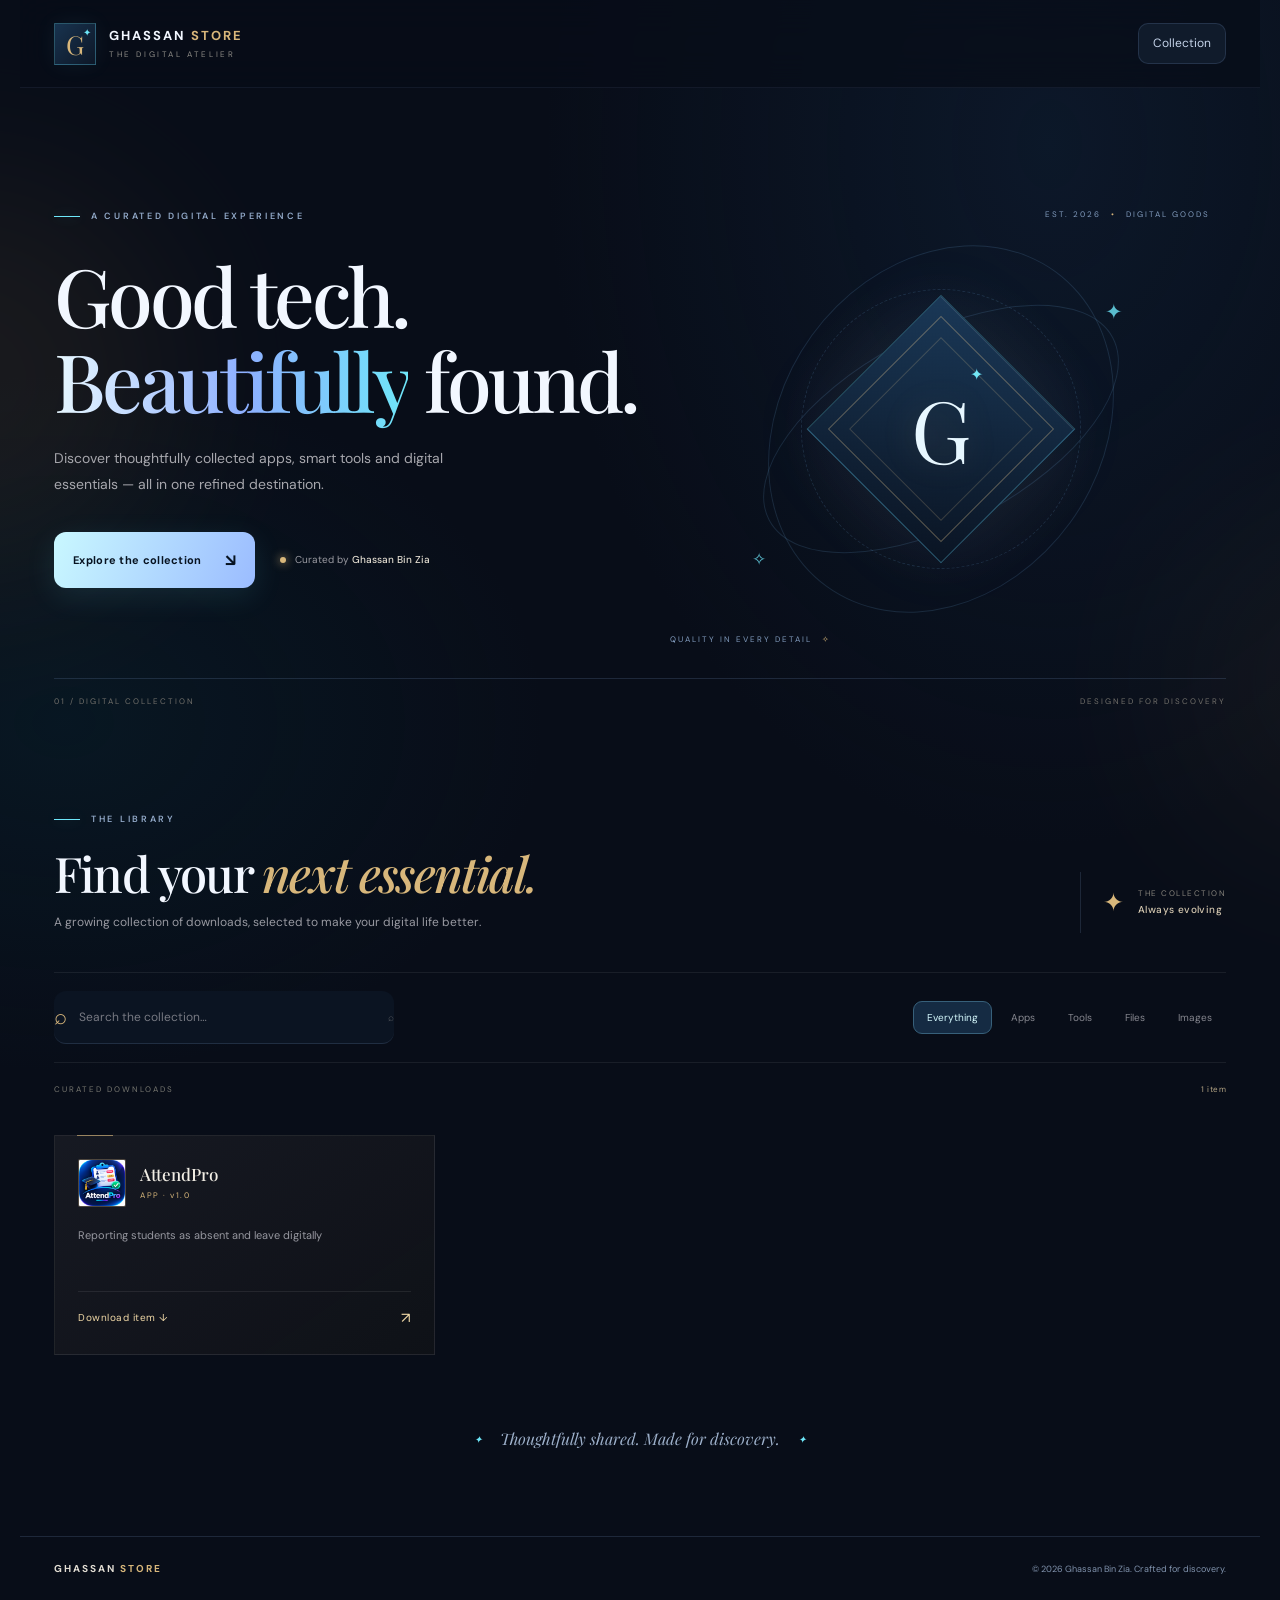
<file: index.html>
<!doctype html>
<html lang="en">
<head>
  <meta name="google-site-verification" content="bqCP-nFPUJtGa98jgjKxaJu2LX_QtQvctvf6xnU4JSE" />
<meta charset="utf-8"><meta name="viewport" content="width=device-width,initial-scale=1">
<meta name="description" content="Ghassan Store — a curated destination for apps, digital tools and useful downloads by Ghassan Bin Zia.">
<meta name="theme-color" content="#090b10"><title>Ghassan Store — The Digital Atelier</title>
<link rel="icon" href="assets/favicon.svg" type="image/svg+xml"><link rel="stylesheet" href="style.css">
</head>
<body>
<div class="ambient ambient-one"></div><div class="ambient ambient-two"></div>
<header class="topbar"><a class="brand" href="./" aria-label="Ghassan Store home"><span class="brand-mark">G<span>✦</span></span><span class="brand-copy"><strong>GHASSAN <i>STORE</i></strong><small>THE DIGITAL ATELIER</small></span></a><nav><a class="nav-link" href="#collection">Collection</a></nav></header>
<main>
<section class="hero"><div class="hero-copy"><div class="eyebrow"><span class="eyebrow-line"></span> A CURATED DIGITAL EXPERIENCE</div><h1>Good tech.<br><em>Beautifully</em> found.</h1><p class="hero-intro">Discover thoughtfully collected apps, smart tools and digital essentials — all in one refined destination.</p><div class="hero-actions"><a href="#collection" class="primary-cta">Explore the collection <span>↘</span></a><div class="signature"><span class="signature-dot"></span><span>Curated by <b>Ghassan Bin Zia</b></span></div></div></div><div class="hero-art" aria-label="Abstract luxury digital artwork"><div class="orbit orbit-a"></div><div class="orbit orbit-b"></div><div class="orbit orbit-c"></div><div class="hero-gem"><div class="gem-core">G<span>✦</span></div></div><div class="art-caption caption-top">EST. 2026 <span>•</span> DIGITAL GOODS</div><div class="art-caption caption-bottom">QUALITY IN EVERY DETAIL <span>✧</span></div><div class="art-glint glint-a">✦</div><div class="art-glint glint-b">✧</div></div><div class="hero-foot"><span>01 / DIGITAL COLLECTION</span><span>DESIGNED FOR DISCOVERY</span></div></section>
<section class="collection" id="collection"><div class="section-top"><div><div class="eyebrow"><span class="eyebrow-line"></span> THE LIBRARY</div><h2>Find your <em>next essential.</em></h2><p class="section-desc">A growing collection of downloads, selected to make your digital life better.</p></div><div class="collection-note"><span class="note-star">✦</span><span>THE COLLECTION<br><b>Always evolving</b></span></div></div>
<div class="toolbar"><label class="search"><span class="search-icon">⌕</span><input id="search" type="search" placeholder="Search the collection…" autocomplete="off" aria-label="Search downloads"><kbd>⌕</kbd></label><div class="filters" id="filters"><button class="filter active" data-filter="all">Everything</button><button class="filter" data-filter="app">Apps</button><button class="filter" data-filter="tool">Tools</button><button class="filter" data-filter="file">Files</button><button class="filter" data-filter="image">Images</button></div></div>
<div class="catalog-meta"><span>CURATED DOWNLOADS</span><span id="count">Loading collection…</span></div><div id="status" class="status">Preparing your collection…</div><div id="items" class="items"></div>
<div class="closing-note"><span>✦</span><p>Thoughtfully shared. Made for discovery.</p><span>✦</span></div></section>
</main><footer><a class="footer-brand" href="./">GHASSAN <i>STORE</i></a><span>© <span id="year"></span> Ghassan Bin Zia. Crafted for discovery.</span></footer><script src="app.js"></script></body></html>
</file>
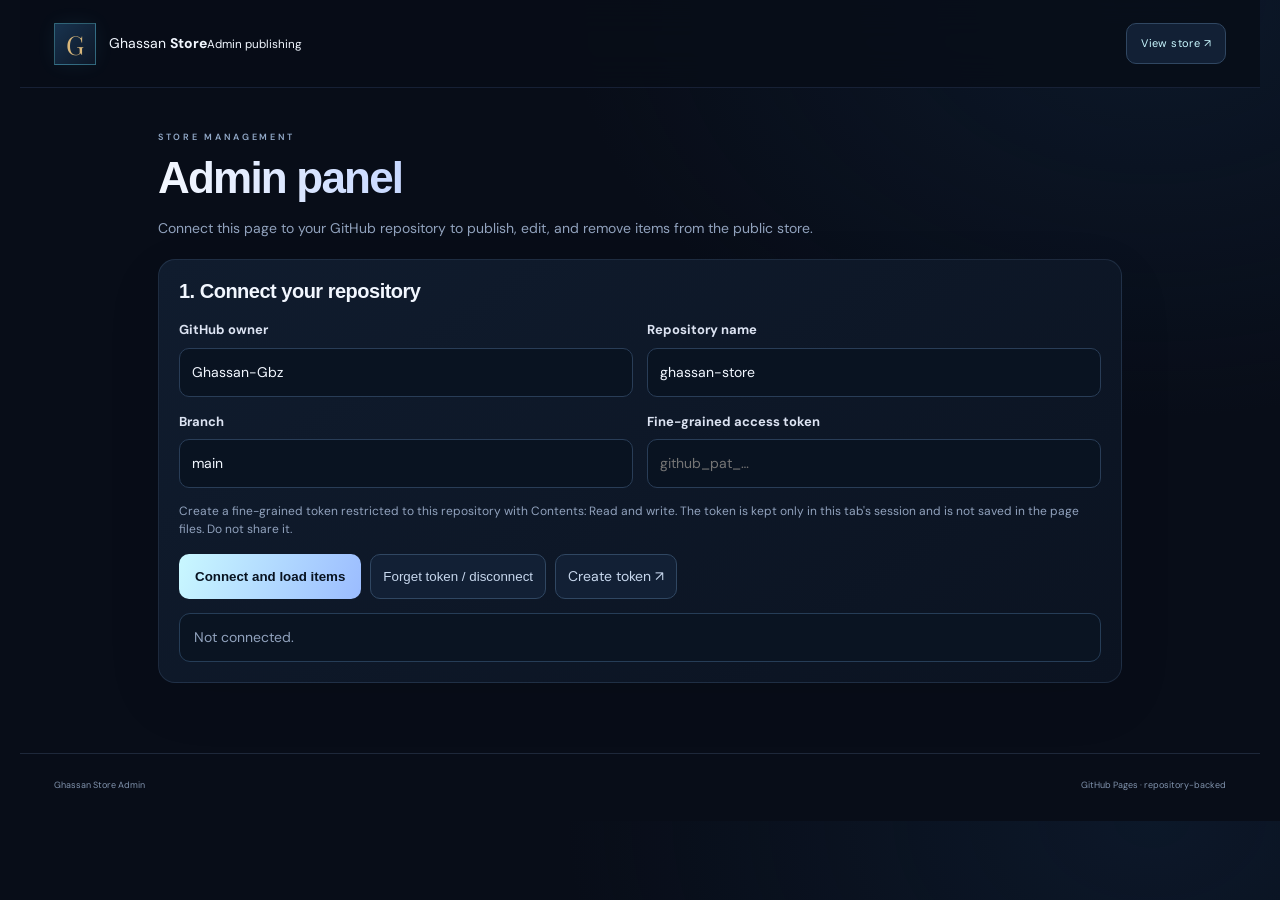
<file: admin.html>
<!doctype html>
<html lang="en"><head><meta charset="utf-8"><meta name="viewport" content="width=device-width,initial-scale=1"><meta name="theme-color" content="#101522"><title>Ghassan Store Admin</title><link rel="stylesheet" href="style.css">
<style>
.admin-main{max-width:900px;margin:auto;padding:34px 18px 70px}.admin-main h1{font:700 clamp(30px,6vw,44px) 'Space Grotesk',sans-serif;margin:8px 0}.intro{color:var(--muted);line-height:1.6}.panel{border:1px solid var(--line);border-radius:18px;background:#151c2b;padding:20px;margin-top:20px}.panel h2{font:700 20px 'Space Grotesk',sans-serif;margin:0 0 16px}.grid{display:grid;grid-template-columns:1fr 1fr;gap:14px}.field{display:flex;flex-direction:column;gap:7px;min-width:0}.field.full{grid-column:1/-1}.field label{font-size:13px;font-weight:700;color:#dce3f2}.field input,.field textarea,.field select{width:100%;border:1px solid var(--line);background:#0e1420;color:var(--text);border-radius:10px;padding:12px;font:inherit;min-width:0}.field textarea{min-height:90px;resize:vertical}.field small{color:var(--muted);line-height:1.5}.actions{display:flex;gap:9px;flex-wrap:wrap;margin-top:16px}.primary{background:linear-gradient(110deg,#8172ff,#6e8cff);border:0;color:white;border-radius:10px;padding:12px 16px;font-weight:700;cursor:pointer}.danger{border:1px solid #a34b5b;color:#ffc3cb;background:#4a1d2a;border-radius:10px;padding:9px 12px;font-weight:700;cursor:pointer}.plain{border:1px solid var(--line);background:#ffffff08;color:var(--text);border-radius:10px;padding:10px 12px;cursor:pointer}.notice{padding:12px 14px;border-radius:10px;background:#0d1420;border:1px solid var(--line);color:var(--muted);white-space:pre-wrap;overflow-wrap:anywhere;margin-top:14px}.notice.good{border-color:#267f69;color:#9bf0d8}.notice.bad{border-color:#a34b5b;color:#ffc3cb}.hidden{display:none!important}.item-row{display:flex;gap:12px;align-items:center;justify-content:space-between;border-top:1px solid var(--line);padding:14px 0}.row-info{display:flex;gap:11px;align-items:center;min-width:0}.row-info img,.row-emoji{width:44px;height:44px;object-fit:cover;border-radius:12px;background:#242b3e;display:grid;place-items:center;flex-shrink:0}.row-title{font-weight:700;overflow-wrap:anywhere}.row-meta{font-size:12px;color:var(--muted);margin-top:4px}.row-actions{display:flex;gap:7px;flex-shrink:0}.token-warning{font-size:12px;color:#f5d59a;line-height:1.5}.connected{color:#9bf0d8;font-weight:700}.file-preview{font-size:12px;color:var(--muted);overflow-wrap:anywhere}@media(max-width:600px){.grid{grid-template-columns:1fr}.field.full{grid-column:auto}.panel{padding:15px}.item-row{align-items:flex-start}.row-actions{flex-direction:column}}


/* MODERN TECH ADMIN CONSOLE */
body{background:radial-gradient(ellipse at 90% 0%,#142d4b55,transparent 36%),#080d18;color:#f2f7ff}
.topbar{background:#080d18d9;backdrop-filter:blur(18px);border-bottom:1px solid #8ba9ff20}
.brand-mark{background:linear-gradient(135deg,#18334f,#0d1727);border-color:#6ee7f955;box-shadow:0 0 20px #6ee7f911}
.admin-main{max-width:1000px;padding-top:42px}.admin-main h1{letter-spacing:-1.8px;background:linear-gradient(90deg,#f4f8ff,#8eafff 58%,#6ee7f9);background-clip:text;color:transparent}
.panel{background:linear-gradient(145deg,#101c2e,#0b1321);border-color:#91b7ed22;box-shadow:0 18px 60px #00000012;border-radius:17px}.panel h2{letter-spacing:-.5px}.field input,.field textarea,.field select{background:#091321;border-color:#293d57;border-radius:10px}.field input:focus,.field textarea:focus,.field select:focus{outline:none;border-color:#6ee7f9;box-shadow:0 0 0 3px #6ee7f914}.primary{background:linear-gradient(110deg,#c9f8ff,#9bbcff);color:#081321;border-radius:10px}.plain{background:#122035;border-color:#304762;color:#c7d7ed;border-radius:10px}.danger{background:#251620;border-color:#754052;color:#ffb7c2}.notice{background:#0a1422;border-color:#263d57;border-radius:11px}.notice.good{border-color:#246d61;color:#9af0d8}.notice.bad{border-color:#754052;color:#ffb7c2}.token-warning{color:#f2d797}.item-row{border-color:#23344b}.row-emoji,.row-info img{background:#15263b}.admin-link{background:#122035;border-color:#304762;border-radius:10px;color:#c8f7ff}
@media(max-width:600px){.admin-main{padding:28px 14px 60px}.panel{padding:16px}.admin-main h1{font-size:35px}}

</style></head>
<body><header class="topbar"><a class="brand" href="./"><span class="brand-mark">G</span><span>Ghassan <b>Store</b><small>Admin publishing</small></span></a><a class="admin-link" href="./">View store ↗</a></header>
<main class="admin-main">
<div class="eyebrow">STORE MANAGEMENT</div><h1>Admin panel</h1><p class="intro">Connect this page to your GitHub repository to publish, edit, and remove items from the public store.</p>
<section class="panel" id="connect-panel"><h2>1. Connect your repository</h2><div class="grid">
<div class="field"><label for="owner">GitHub owner</label><input id="owner" autocomplete="username" placeholder="Ghassan-Gbz" value="Ghassan-Gbz"></div>
<div class="field"><label for="repo">Repository name</label><input id="repo" placeholder="ghassan-store" value="ghassan-store"></div>
<div class="field"><label for="branch">Branch</label><input id="branch" value="main" placeholder="main"></div>
<div class="field"><label for="token">Fine-grained access token</label><input id="token" type="password" autocomplete="off" placeholder="github_pat_…"></div>
<div class="field full"><small class="token-warning">Create a fine-grained token restricted to this repository with Contents: Read and write. The token is kept only in this tab's session and is not saved in the page files. Do not share it.</small></div>
</div><div class="actions"><button class="primary" id="connect">Connect and load items</button><button class="plain" id="forget">Forget token / disconnect</button><a class="plain" href="https://github.com/settings/personal-access-tokens/new" target="_blank" rel="noopener">Create token ↗</a></div><div id="connection-status" class="notice">Not connected.</div></section>
<section class="panel hidden" id="publish-panel"><h2 id="form-title">2. Publish an item</h2><form id="item-form"><input type="hidden" id="edit-id"><div class="grid">
<div class="field"><label for="item-name">Item name *</label><input id="item-name" required maxlength="100" placeholder="My Android app"></div>
<div class="field"><label for="item-type">Category</label><select id="item-type"><option value="app">App</option><option value="tool">Tool</option><option value="file">File</option><option value="image">Image</option></select></div>
<div class="field"><label for="item-version">Version (optional)</label><input id="item-version" maxlength="40" placeholder="1.0.0"></div>
<div class="field"><label for="item-icon">Icon from gallery (optional)</label><input id="item-icon" type="file" accept="image/*"><small>Choose an image from your phone gallery.</small><div id="icon-preview" class="file-preview"></div></div>
<div class="field full"><label for="item-desc">Description (optional)</label><textarea id="item-desc" maxlength="2000" placeholder="What does this item do?"></textarea></div>
<div class="field full"><label for="item-file">Item file *</label><input id="item-file" type="file" required><small>For example: APK, ZIP, PDF, HTML, image or another downloadable file. Maximum 20 MB per file for this browser-based uploader.</small><div id="file-preview" class="file-preview"></div></div>
</div><div class="actions"><button class="primary" type="submit" id="publish-btn">Publish item</button><button class="plain hidden" type="button" id="cancel-edit">Cancel edit</button></div></form><div id="publish-status" class="notice">Connect to GitHub before publishing.</div></section>
<section class="panel hidden" id="items-panel"><h2>3. Existing published items</h2><p class="intro">Edit an item or remove it from the public catalogue. Remove also attempts to delete its stored file and icon from this repository.</p><div id="existing-items"></div><div id="items-status" class="notice">No items loaded.</div></section>
</main><footer><span>Ghassan Store Admin</span><span>GitHub Pages · repository-backed</span></footer>
<script>
(() => {
 const $=id=>document.getElementById(id);
 const state={connected:false,owner:'',repo:'',branch:'main',token:'',catalog:[],catalogSha:null};
 const maxBytes=20*1024*1024;
 function note(id,msg,kind=''){const el=$(id);el.textContent=msg;el.className='notice'+(kind?' '+kind:'')}
 function api(path){return 'https://api.github.com/repos/'+encodeURIComponent(state.owner)+'/'+encodeURIComponent(state.repo)+'/contents/'+path.split('/').map(encodeURIComponent).join('/')}
 function headers(){return {'Accept':'application/vnd.github+json','Authorization':'Bearer '+state.token,'X-GitHub-Api-Version':'2022-11-28','Content-Type':'application/json'}}
 async function request(url,opts={}){const r=await fetch(url,{...opts,headers:{...headers(),...(opts.headers||{})}});let d={};try{d=await r.json()}catch{}if(!r.ok){let msg=d.message||('GitHub API error '+r.status);if(r.status===401)msg='Token invalid or expired. Create a new token.';if(r.status===403)msg='Permission denied or API rate limit. Check repository access and Contents: Read and write.';if(r.status===404)msg='Repository or file not found. Check owner, repository and branch.';throw new Error(msg)}return d}
 async function getFile(path){try{return await request(api(path)+'?ref='+encodeURIComponent(state.branch))}catch(e){if(String(e.message).includes('not found')||String(e.message).includes('404'))return null;throw e}}
 function decodeContent(s){return decodeURIComponent(escape(atob(s.replace(/\n/g,''))))}
 function encodeContent(s){return btoa(unescape(encodeURIComponent(s)))}
 async function readCatalog(){const f=await getFile('catalog.json');state.catalogSha=f?f.sha:null;if(!f){state.catalog=[];return}let parsed;try{parsed=JSON.parse(decodeContent(f.content||''))}catch{throw new Error('catalog.json is not valid JSON. Fix it before publishing.')}state.catalog=Array.isArray(parsed)?parsed:(Array.isArray(parsed.items)?parsed.items:[])}
 async function saveText(path,content,message,sha){const body={message,content:encodeContent(content),branch:state.branch};if(sha)body.sha=sha;return request(api(path),{method:'PUT',body:JSON.stringify(body)})}
 async function saveBinary(path,file,message){if(file.size>maxBytes)throw new Error(file.name+' is larger than 20 MB. Use a smaller file.');const b64=await new Promise((resolve,reject)=>{const r=new FileReader();r.onload=()=>resolve(String(r.result).split(',')[1]);r.onerror=()=>reject(new Error('Could not read '+file.name));r.readAsDataURL(file)});const old=await getFile(path);const body={message,content:b64,branch:state.branch};if(old)body.sha=old.sha;return request(api(path),{method:'PUT',body:JSON.stringify(body)})}
 async function deletePath(path){if(!path)return;const old=await getFile(path);if(old)await request(api(path),{method:'DELETE',body:JSON.stringify({message:'Remove store item file',sha:old.sha,branch:state.branch})})}
 function cleanName(s){return s.normalize('NFKD').replace(/[^a-zA-Z0-9._-]+/g,'-').replace(/^-+|-+$/g,'').slice(0,100)||'item'}
 function filePath(x){return x&&typeof x.file==='string'?x.file:''}
 function iconPath(x){return x&&typeof x.icon==='string'?x.icon:''}
 async function connect(){state.owner=$('owner').value.trim();state.repo=$('repo').value.trim();state.branch=$('branch').value.trim()||'main';state.token=$('token').value.trim();if(!state.owner||!state.repo||!state.token){note('connection-status','Enter owner, repository and token.','bad');return}note('connection-status','Connecting to GitHub…');try{await request('https://api.github.com/repos/'+encodeURIComponent(state.owner)+'/'+encodeURIComponent(state.repo));await readCatalog();state.connected=true;sessionStorage.setItem('ghassan_admin_owner',state.owner);sessionStorage.setItem('ghassan_admin_repo',state.repo);sessionStorage.setItem('ghassan_admin_branch',state.branch);sessionStorage.setItem('ghassan_admin_token',state.token);$('publish-panel').classList.remove('hidden');$('items-panel').classList.remove('hidden');note('connection-status','Connected to '+state.owner+'/'+state.repo+' on branch '+state.branch+'.','good');renderItems()}catch(e){state.connected=false;note('connection-status',e.message,'bad')}}
 function renderItems(){const root=$('existing-items');root.innerHTML='';if(!state.catalog.length){root.innerHTML='<div class="empty">No items in catalog.json yet.</div>'}state.catalog.forEach((item,index)=>{const row=document.createElement('div');row.className='item-row';const info=document.createElement('div');info.className='row-info';if(item.icon){const im=document.createElement('img');im.src=item.icon;im.alt='';info.appendChild(im)}else{const em=document.createElement('div');em.className='row-emoji';em.textContent=({app:'📱',tool:'🧰',file:'📄',image:'🖼️'})[item.type]||'📦';info.appendChild(em)}const texts=document.createElement('div');const title=document.createElement('div');title.className='row-title';title.textContent=item.name||'Untitled';const meta=document.createElement('div');meta.className='row-meta';meta.textContent=(item.type||'app')+(item.version?' · v'+item.version:'');texts.append(title,meta);info.appendChild(texts);const actions=document.createElement('div');actions.className='row-actions';const edit=document.createElement('button');edit.className='plain';edit.textContent='Edit';edit.onclick=()=>beginEdit(index);const del=document.createElement('button');del.className='danger';del.textContent='Remove';del.onclick=()=>removeItem(index);actions.append(edit,del);row.append(info,actions);root.appendChild(row)});$('items-status').textContent=state.catalog.length+' item(s) in catalogue.'}
 function beginEdit(i){const x=state.catalog[i];$('edit-id').value=String(i);$('item-name').value=x.name||'';$('item-type').value=x.type||'app';$('item-version').value=x.version||'';$('item-desc').value=x.description||'';$('item-file').required=false;$('form-title').textContent='Edit item';$('publish-btn').textContent='Save item changes';$('cancel-edit').classList.remove('hidden');$('file-preview').textContent='Current file: '+(x.file||'none')+' (choose a new file to replace it)';$('icon-preview').textContent='Current icon: '+(x.icon||'none')+' (choose a new icon to replace it)';window.scrollTo({top:$('publish-panel').offsetTop,behavior:'smooth'})}
 function resetForm(){$('item-form').reset();$('edit-id').value='';$('item-file').required=true;$('form-title').textContent='2. Publish an item';$('publish-btn').textContent='Publish item';$('cancel-edit').classList.add('hidden');$('file-preview').textContent='';$('icon-preview').textContent=''}
 $('item-file').addEventListener('change',()=>{$('file-preview').textContent=$('item-file').files[0]?`${$('item-file').files[0].name} · ${Math.ceil($('item-file').files[0].size/1024)} KB`:''});
 $('item-icon').addEventListener('change',()=>{$('icon-preview').textContent=$('item-icon').files[0]?`${$('item-icon').files[0].name} · selected from your device`:''});
 $('cancel-edit').addEventListener('click',resetForm);
 async function publish(ev){ev.preventDefault();if(!state.connected){note('publish-status','Connect to GitHub first.','bad');return}const editIndex=$('edit-id').value===''?null:Number($('edit-id').value);const old=editIndex===null?null:state.catalog[editIndex];const name=$('item-name').value.trim(),file=$('item-file').files[0],icon=$('item-icon').files[0];if(!name){note('publish-status','Item name is required.','bad');return}if(!old&&!file){note('publish-status','Choose an item file.','bad');return}if(file&&file.size>maxBytes){note('publish-status','Item file must be 20 MB or smaller.','bad');return}if(icon&&icon.size>maxBytes){note('publish-status','Icon file must be 20 MB or smaller.','bad');return}const btn=$('publish-btn');btn.disabled=true;note('publish-status','Publishing to GitHub… please keep this page open.');try{let newFile=old?old.file:'',newIcon=old?old.icon:'';if(file){newFile='downloads/'+Date.now()+'-'+cleanName(file.name);await saveBinary(newFile,file,'Publish store item: '+name)}if(icon){newIcon='assets/icons/'+Date.now()+'-'+cleanName(icon.name);await saveBinary(newIcon,icon,'Upload store item icon: '+name)}const item={id:old?(old.id||String(Date.now())):String(Date.now()),name,type:$('item-type').value,version:$('item-version').value.trim(),description:$('item-desc').value.trim(),file:newFile,icon:newIcon};if(old){state.catalog[editIndex]=item}else state.catalog.unshift(item);await saveText('catalog.json',JSON.stringify(state.catalog,null,2),'Update Ghassan Store catalogue',state.catalogSha);if(old&&file&&old.file&&old.file!==newFile)await deletePath(old.file);if(old&&icon&&old.icon&&old.icon!==newIcon)await deletePath(old.icon);await readCatalog();renderItems();resetForm();note('publish-status','Published successfully. The public website may take 1–3 minutes to update.','good')}catch(e){note('publish-status','Publishing did not finish: '+e.message+'. Check the repository before retrying to avoid duplicate uploads.','bad');try{await readCatalog();renderItems()}catch{}}finally{btn.disabled=false}}
 async function removeItem(i){const item=state.catalog[i];if(!confirm('Remove “'+(item.name||'this item')+'” from the public store? This also attempts to delete its file and icon from the repository.'))return;note('items-status','Removing item…');try{state.catalog.splice(i,1);await saveText('catalog.json',JSON.stringify(state.catalog,null,2),'Remove store item',state.catalogSha);for(const p of [filePath(item),iconPath(item)]){if(p.startsWith('downloads/')||p.startsWith('assets/icons/')){try{await deletePath(p)}catch(e){console.warn('Could not delete asset',p,e.message)}}}await readCatalog();renderItems();note('items-status','Item removed from the catalogue. Public website may take 1–3 minutes to update.','good')}catch(e){try{await readCatalog();renderItems()}catch{}note('items-status','Could not fully remove item: '+e.message,'bad')}}
 $('connect').addEventListener('click',connect);$('item-form').addEventListener('submit',publish);$('forget').addEventListener('click',()=>{sessionStorage.removeItem('ghassan_admin_token');sessionStorage.removeItem('ghassan_admin_owner');sessionStorage.removeItem('ghassan_admin_repo');sessionStorage.removeItem('ghassan_admin_branch');state.token='';state.connected=false;$('token').value='';$('publish-panel').classList.add('hidden');$('items-panel').classList.add('hidden');note('connection-status','Disconnected. Token removed from this tab session.');});
 const saved={owner:sessionStorage.getItem('ghassan_admin_owner'),repo:sessionStorage.getItem('ghassan_admin_repo'),branch:sessionStorage.getItem('ghassan_admin_branch'),token:sessionStorage.getItem('ghassan_admin_token')};if(saved.owner&&saved.repo&&saved.token){$('owner').value=saved.owner;$('repo').value=saved.repo;$('branch').value=saved.branch||'main';$('token').value=saved.token}
})();
</script></body></html>
</file>
<file: style.css>
@import url('https://fonts.googleapis.com/css2?family=DM+Sans:wght@400;500;600;700&family=Playfair+Display:ital,wght@0,500;0,600;0,700;1,500;1,600&display=swap');
:root{--bg:#090b10;--panel:#11141b;--panel2:#151922;--gold:#d8b77b;--gold2:#f1d9a7;--text:#f5f1e8;--muted:#9a9ba4;--line:rgba(226,199,151,.17);--serif:'Playfair Display',Georgia,serif;--sans:'DM Sans',Arial,sans-serif}*{box-sizing:border-box}html{scroll-behavior:smooth;scroll-padding-top:90px}body{margin:0;background:var(--bg);color:var(--text);font-family:var(--sans);font-size:14px;line-height:1.65;overflow-x:hidden}a{color:inherit;text-decoration:none}.ambient{position:absolute;pointer-events:none;border-radius:50%;filter:blur(90px);opacity:.1}.ambient-one{width:400px;height:400px;top:180px;left:-230px;background:#b38b4e}.ambient-two{width:360px;height:360px;top:500px;right:-250px;background:#6b5b40}.topbar{height:88px;max-width:1240px;margin:auto;padding:0 34px;display:flex;align-items:center;justify-content:space-between;border-bottom:1px solid rgba(255,255,255,.07);position:relative;z-index:2}.brand{display:flex;align-items:center;gap:13px}.brand-mark{width:42px;height:42px;border:1px solid rgba(216,183,123,.6);display:grid;place-items:center;font-family:var(--serif);font-size:26px;color:var(--gold);position:relative}.brand-mark span{font:10px var(--sans);position:absolute;right:4px;top:2px;color:var(--gold2)}.brand-copy{display:flex;flex-direction:column;line-height:1.2;gap:6px}.brand-copy strong,.footer-brand{font-size:13px;letter-spacing:2px;font-weight:700}.brand-copy strong i,.footer-brand i{font-style:normal;color:var(--gold)}.brand-copy small{font-size:8px;letter-spacing:2.6px;color:#8d8b86}.topbar nav{display:flex;align-items:center;gap:32px}.nav-link{color:#b7b5b0;font-size:12px}.nav-link:hover{color:var(--gold2)}.admin-link{display:flex;align-items:center;gap:9px;border:1px solid rgba(216,183,123,.45);padding:10px 15px;color:var(--gold2);font-size:11px;letter-spacing:.4px;transition:.2s}.admin-link:hover{background:rgba(216,183,123,.1);border-color:var(--gold)}.lock{font-size:16px}.hero{max-width:1240px;margin:auto;padding:92px 34px 0;min-height:565px;display:grid;grid-template-columns:1fr .95fr;position:relative}.hero-copy{padding:29px 0 90px;z-index:1}.eyebrow{display:flex;align-items:center;gap:11px;color:var(--gold);font-size:9px;letter-spacing:2.7px;font-weight:600}.eyebrow-line{display:inline-block;width:26px;height:1px;background:var(--gold)}h1,h2{font-family:var(--serif);font-weight:500;letter-spacing:-1.8px}h1{font-size:clamp(53px,6.3vw,82px);line-height:1.06;margin:28px 0 22px}h1 em,h2 em{font-weight:500;color:var(--gold);font-style:italic}.hero-intro{max-width:435px;color:#a7a7ad;font-size:14px;line-height:1.9}.hero-actions{display:flex;align-items:center;gap:25px;margin-top:34px;flex-wrap:wrap}.primary-cta{background:linear-gradient(110deg,#d5b276,#f0d9a9);color:#17130d;padding:14px 19px;font-size:11px;font-weight:700;letter-spacing:.3px;display:inline-flex;align-items:center;gap:23px;box-shadow:0 8px 28px #0005;transition:transform .2s}.primary-cta:hover{transform:translateY(-2px)}.primary-cta span{font-size:17px}.signature{display:flex;align-items:center;gap:9px;color:#9b9ba2;font-size:10px}.signature b{color:#e5dfd2;font-weight:500}.signature-dot{width:6px;height:6px;background:var(--gold);border-radius:50%;box-shadow:0 0 10px #d8b77b}.hero-art{min-height:420px;position:relative;display:grid;place-items:center;overflow:hidden}.hero-art:before{content:'';position:absolute;width:330px;height:330px;border-radius:50%;background:radial-gradient(circle,#c09a5b14,transparent 68%)}.orbit{position:absolute;border:1px solid rgba(216,183,123,.19);border-radius:50%;transform:rotate(-28deg)}.orbit-a{width:390px;height:190px}.orbit-b{width:320px;height:390px;transform:rotate(36deg)}.orbit-c{width:280px;height:280px;border-style:dashed;border-color:rgba(216,183,123,.15)}.hero-gem{width:190px;height:190px;transform:rotate(45deg);border:1px solid rgba(230,199,143,.72);background:linear-gradient(135deg,#2a251c,#12141a 48%,#262117);box-shadow:0 0 0 12px #d8b77b08,0 0 80px #c69a4b18,inset 0 0 50px #c69a4b12;display:grid;place-items:center;position:relative}.hero-gem:before,.hero-gem:after{content:'';position:absolute;inset:14px;border:1px solid rgba(230,199,143,.35)}.hero-gem:after{inset:29px;border-color:rgba(230,199,143,.2)}.gem-core{transform:rotate(-45deg);font-family:var(--serif);font-size:86px;color:var(--gold2);text-shadow:0 0 35px #d8b77b30;position:relative}.gem-core span{font:16px var(--sans);position:absolute;top:6px;right:-12px}.art-caption{position:absolute;font-size:8px;letter-spacing:2px;color:#8b806d}.art-caption span{color:var(--gold);padding:0 6px}.caption-top{top:28px;right:16px}.caption-bottom{bottom:32px;left:15px}.art-glint{position:absolute;color:var(--gold);opacity:.8}.glint-a{font-size:21px;right:18%;top:23%}.glint-b{font-size:17px;left:17%;bottom:21%}.hero-foot{grid-column:1/-1;border-top:1px solid var(--line);display:flex;justify-content:space-between;padding:16px 0;color:#716f6a;font-size:8px;letter-spacing:2px}.collection{max-width:1240px;margin:0 auto;padding:88px 34px 48px;position:relative}.section-top{display:flex;justify-content:space-between;align-items:end;gap:25px}.section-top h2{font-size:clamp(35px,4vw,49px);line-height:1.15;margin:18px 0 12px}.section-desc{color:#9899a1;max-width:490px;margin:0;font-size:12px}.collection-note{display:flex;align-items:center;gap:13px;border-left:1px solid var(--line);padding:8px 0 8px 22px;color:#85827b;font-size:8px;letter-spacing:1.5px;line-height:1.8}.collection-note b{color:#d5c8b0;font-size:10px;font-weight:500;letter-spacing:.4px}.note-star{font-size:25px;color:var(--gold)}.toolbar{display:flex;justify-content:space-between;align-items:center;gap:20px;margin-top:39px;padding:18px 0;border-top:1px solid rgba(255,255,255,.07);border-bottom:1px solid rgba(255,255,255,.07)}.search{display:flex;align-items:center;gap:10px;max-width:340px;width:100%;border-bottom:1px solid rgba(216,183,123,.32);padding:8px 0;color:var(--gold)}.search-icon{font-size:22px}.search input{background:transparent;border:0;outline:0;color:var(--text);font:12px var(--sans);width:100%;min-width:0}.search input::placeholder{color:#777982}.search kbd{font:10px var(--sans);color:#777;opacity:.7}.filters{display:flex;gap:5px;flex-wrap:wrap}.filter{border:1px solid transparent;background:transparent;color:#85868e;font:10px var(--sans);padding:9px 13px;cursor:pointer;transition:.2s}.filter:hover{color:#e8d2a6}.filter.active{border-color:rgba(216,183,123,.4);color:var(--gold2);background:rgba(216,183,123,.07)}.catalog-meta{display:flex;justify-content:space-between;margin:20px 0 14px;color:#777770;font-size:8px;letter-spacing:2px}.catalog-meta #count{letter-spacing:.5px;color:#b7a786}.status{color:#aaa;font-size:12px;padding:12px 0}.items{display:grid;grid-template-columns:repeat(3,minmax(0,1fr));gap:15px}.item{min-width:0;background:linear-gradient(145deg,rgba(23,26,34,.97),rgba(15,17,23,.96));border:1px solid rgba(255,255,255,.075);padding:23px;position:relative;display:flex;flex-direction:column;min-height:220px;transition:transform .25s,border-color .25s,background .25s}.item:before{content:'';position:absolute;top:-1px;left:22px;width:36px;height:1px;background:var(--gold);opacity:.65}.item:hover{transform:translateY(-4px);border-color:rgba(216,183,123,.38);background:linear-gradient(145deg,#1b1d24,#11131a)}.item-top{display:flex;align-items:center;gap:14px}.item-icon{width:48px;height:48px;object-fit:cover;border:1px solid rgba(216,183,123,.25);border-radius:2px;background:#20212a;flex-shrink:0}.fallback{display:grid;place-items:center;font-size:20px;color:var(--gold)}.item h3{font:500 17px var(--serif);margin:0;color:#f2eee5;overflow-wrap:anywhere}.meta{font-size:8px;letter-spacing:1.5px;color:var(--gold);margin-top:4px}.desc{font-size:11px;color:#96979f;line-height:1.8;margin:19px 0 24px;flex:1;overflow-wrap:anywhere}.download{display:flex;align-items:center;justify-content:space-between;border-top:1px solid rgba(255,255,255,.08);padding-top:14px;color:var(--gold2);font-size:10px;letter-spacing:.5px}.download:after{content:'↗';font-size:15px}.download:hover{color:#fff}.empty{grid-column:1/-1;border:1px dashed rgba(216,183,123,.24);padding:35px;text-align:center;color:#92939b;font-size:12px}.closing-note{display:flex;align-items:center;justify-content:center;gap:18px;margin:55px 0 20px;color:#7d786e;font-family:var(--serif);font-style:italic;font-size:16px}.closing-note span{color:var(--gold);font-size:10px}footer{max-width:1240px;margin:auto;border-top:1px solid rgba(255,255,255,.08);padding:24px 34px 28px;display:flex;align-items:center;justify-content:space-between;gap:20px;color:#777982;font-size:9px}footer .footer-brand{color:#e3ded4;font-size:10px}footer>a:last-child{color:#bba578}footer>a:last-child:hover{color:var(--gold2)}@media(max-width:850px){.topbar{padding:0 22px;height:76px}.topbar nav{gap:18px}.hero{padding:58px 24px 0;grid-template-columns:1fr .75fr;min-height:500px}.hero-art{transform:scale(.85);margin:0 -35px}.hero-copy{padding-top:25px}.items{grid-template-columns:repeat(2,minmax(0,1fr))}.collection{padding:70px 24px 38px}.toolbar{align-items:flex-start;flex-direction:column}.search{max-width:none}.filters{width:100%}footer{padding-left:24px;padding-right:24px}}@media(max-width:600px){.topbar{padding:0 17px}.brand-mark{width:37px;height:37px}.brand-copy strong{font-size:11px;letter-spacing:1.5px}.brand-copy small{font-size:7px;letter-spacing:1.6px}.topbar nav{gap:12px}.nav-link{display:none}.admin-link{font-size:10px;padding:9px 10px;gap:5px}.hero{display:flex;flex-direction:column;padding:43px 20px 0;min-height:0}.hero-copy{padding:10px 0 0}.eyebrow{font-size:8px;letter-spacing:2px}h1{font-size:56px;margin:23px 0 18px}.hero-intro{font-size:13px;max-width:350px}.hero-actions{gap:17px;margin-top:25px}.primary-cta{padding:13px 14px;gap:13px}.signature{font-size:9px}.hero-art{min-height:310px;margin:-5px 0 -5px;transform:none}.orbit-a{width:310px;height:150px}.orbit-b{width:260px;height:320px}.orbit-c{width:225px;height:225px}.hero-gem{width:145px;height:145px}.gem-core{font-size:68px}.caption-top{right:5px;top:17px}.caption-bottom{left:5px;bottom:20px}.hero-foot{padding:14px 0;font-size:7px;letter-spacing:1.2px}.collection{padding:62px 20px 30px}.section-top{align-items:flex-start}.section-top h2{font-size:38px;letter-spacing:-1.1px}.section-desc{font-size:11px}.collection-note{display:none}.toolbar{margin-top:28px;padding:14px 0}.filters{gap:3px}.filter{padding:8px 10px;font-size:9px}.items{grid-template-columns:1fr;gap:11px}.item{min-height:0;padding:19px}.desc{margin:14px 0 18px}.catalog-meta{font-size:7px;letter-spacing:1.4px}.closing-note{margin:40px 0 15px;font-size:14px}footer{padding:22px 20px;flex-wrap:wrap;justify-content:space-between}footer span{order:3;width:100%}}@media(prefers-reduced-motion:reduce){*{scroll-behavior:auto!important;transition:none!important}}


/* MODERN TECHNOLOGY DESIGN OVERRIDES */
:root{--bg:#080d18;--panel:#0d1727;--panel-2:#111e32;--text:#f2f7ff;--muted:#91a2bd;--line:rgba(139,174,222,.17);--accent:#6ee7f9;--accent2:#8ba9ff}
body{background:radial-gradient(ellipse at 82% 9%,#142d4b55,transparent 34%),radial-gradient(ellipse at 5% 45%,#073c4a35,transparent 28%),#080d18;color:var(--text)}
.topbar{border-color:#a9c9ff12;background:#080d18b8;backdrop-filter:blur(18px)}
.brand-mark{background:linear-gradient(135deg,#18334f,#0d1727);border-color:#6ee7f944;box-shadow:0 0 22px #6ee7f910}
.brand-mark span{color:var(--accent)}
.nav-link,.admin-link{border-radius:10px;border:1px solid var(--line);background:#101b2b;color:#c4d3e9;padding:10px 14px}
.hero h1{letter-spacing:-.045em}.hero h1 em{font-style:normal;background:linear-gradient(90deg,#e8f8ff,#8dafff 54%,#6ee7f9);background-clip:text;color:transparent}
.eyebrow{color:#92a9c8}.eyebrow-line{background:var(--accent);box-shadow:0 0 14px #6ee7f955}
.primary-cta{background:linear-gradient(110deg,#c9f8ff,#9bbcff);color:#071321;border-radius:12px;box-shadow:0 8px 30px #6ee7f91c}.hero-gem{background:linear-gradient(145deg,#1a3857,#0a1423);border-color:#6ee7f944;box-shadow:0 0 80px #5a9bff16,inset 0 1px #ffffff20}.gem-core{color:#e7f7ff}.gem-core span{color:var(--accent)}
.orbit{border-color:#80c7ff24}.art-caption{color:#819bbd}.art-glint{color:var(--accent)}
.collection{border-top-color:var(--line)}.search{background:#0b1422;border-color:var(--line);border-radius:12px}.search input{color:var(--text)}.filter{border-radius:9px}.filter.active{background:#152b43;border-color:#37607a;color:#d7fbff}
.item-card,.download-card,.app-card,.card{background:linear-gradient(145deg,#101d30,#0b1321);border-color:var(--line);border-radius:17px;box-shadow:inset 0 1px #ffffff05;transition:transform .2s,border-color .2s}.item-card:hover,.download-card:hover,.app-card:hover,.card:hover{transform:translateY(-4px);border-color:#6ee7f955}
.status{color:#91a2bd}.closing-note{color:#9db0ca}.closing-note span{color:var(--accent)}footer{border-top-color:var(--line);color:#8193ad}footer a:hover{color:var(--accent)}
@media(max-width:600px){.hero h1{letter-spacing:-.04em}.primary-cta{box-shadow:none}.topbar{gap:10px}}
</file>
